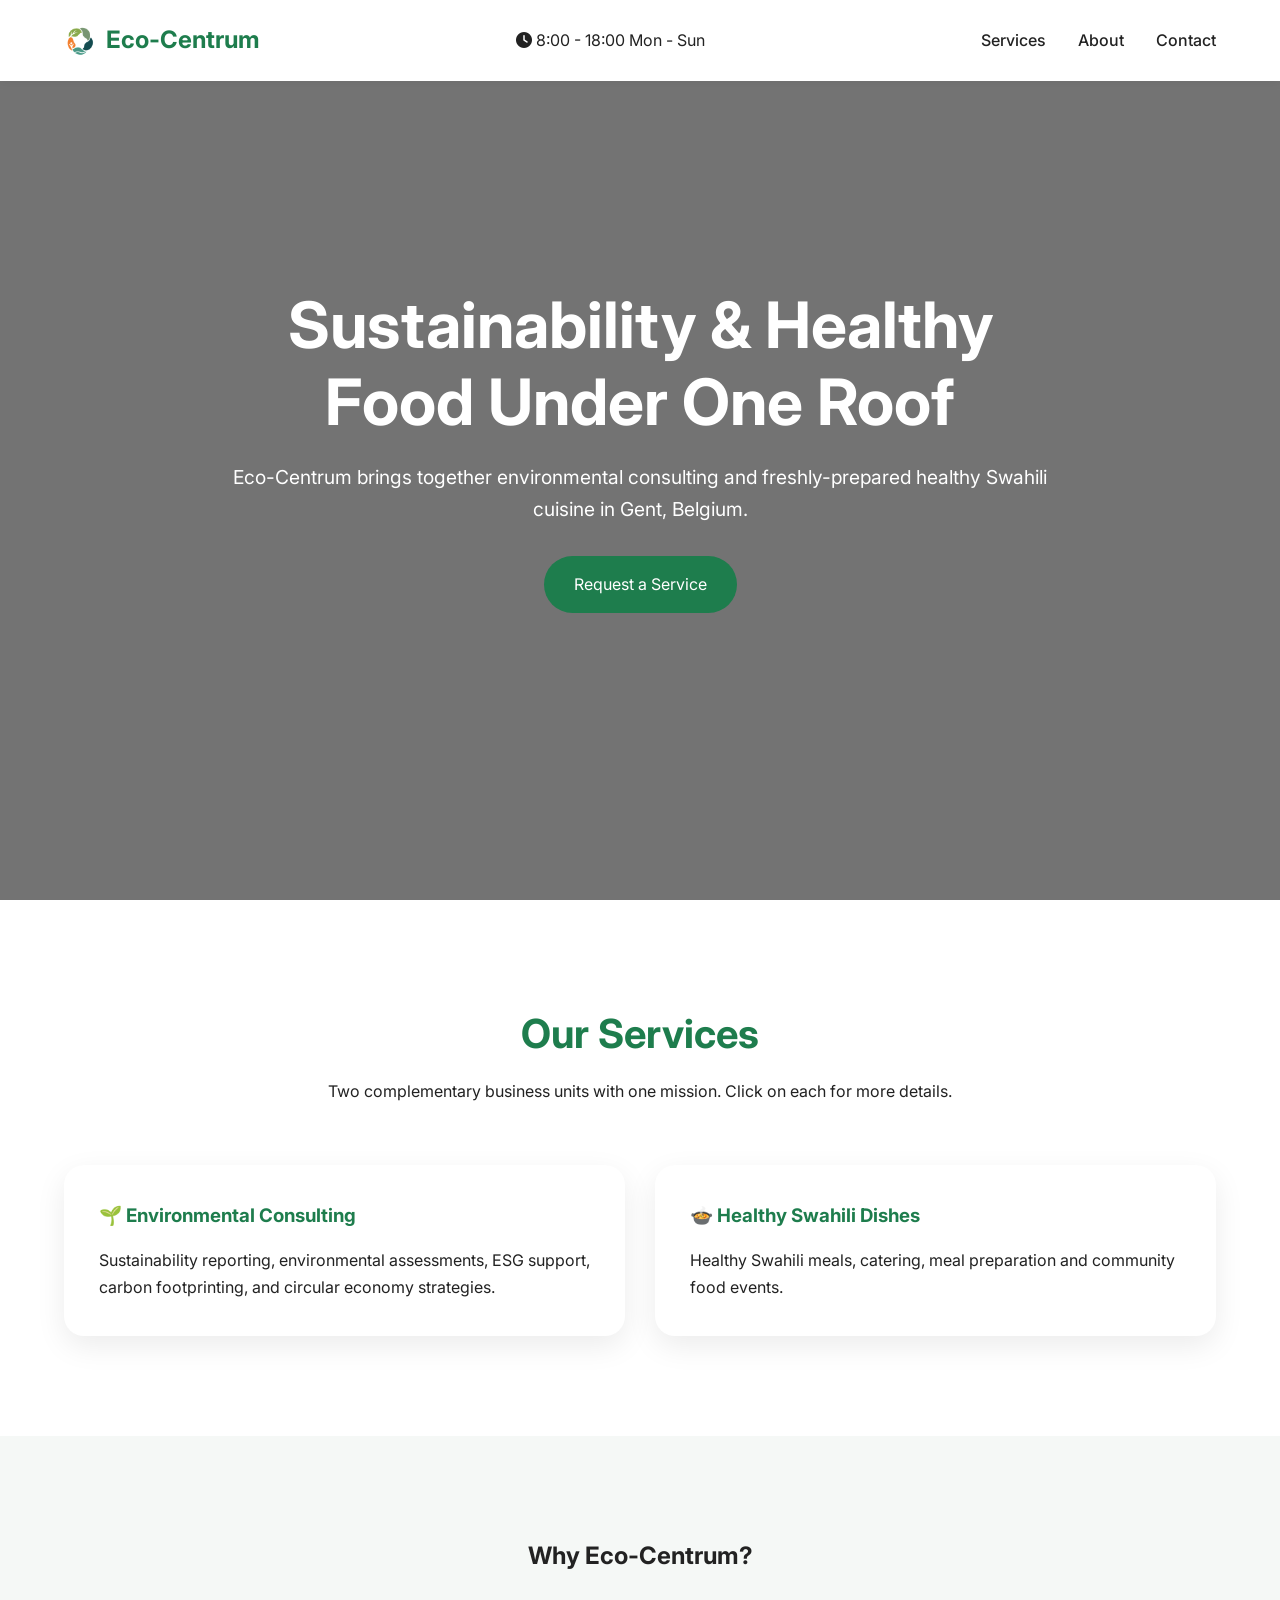
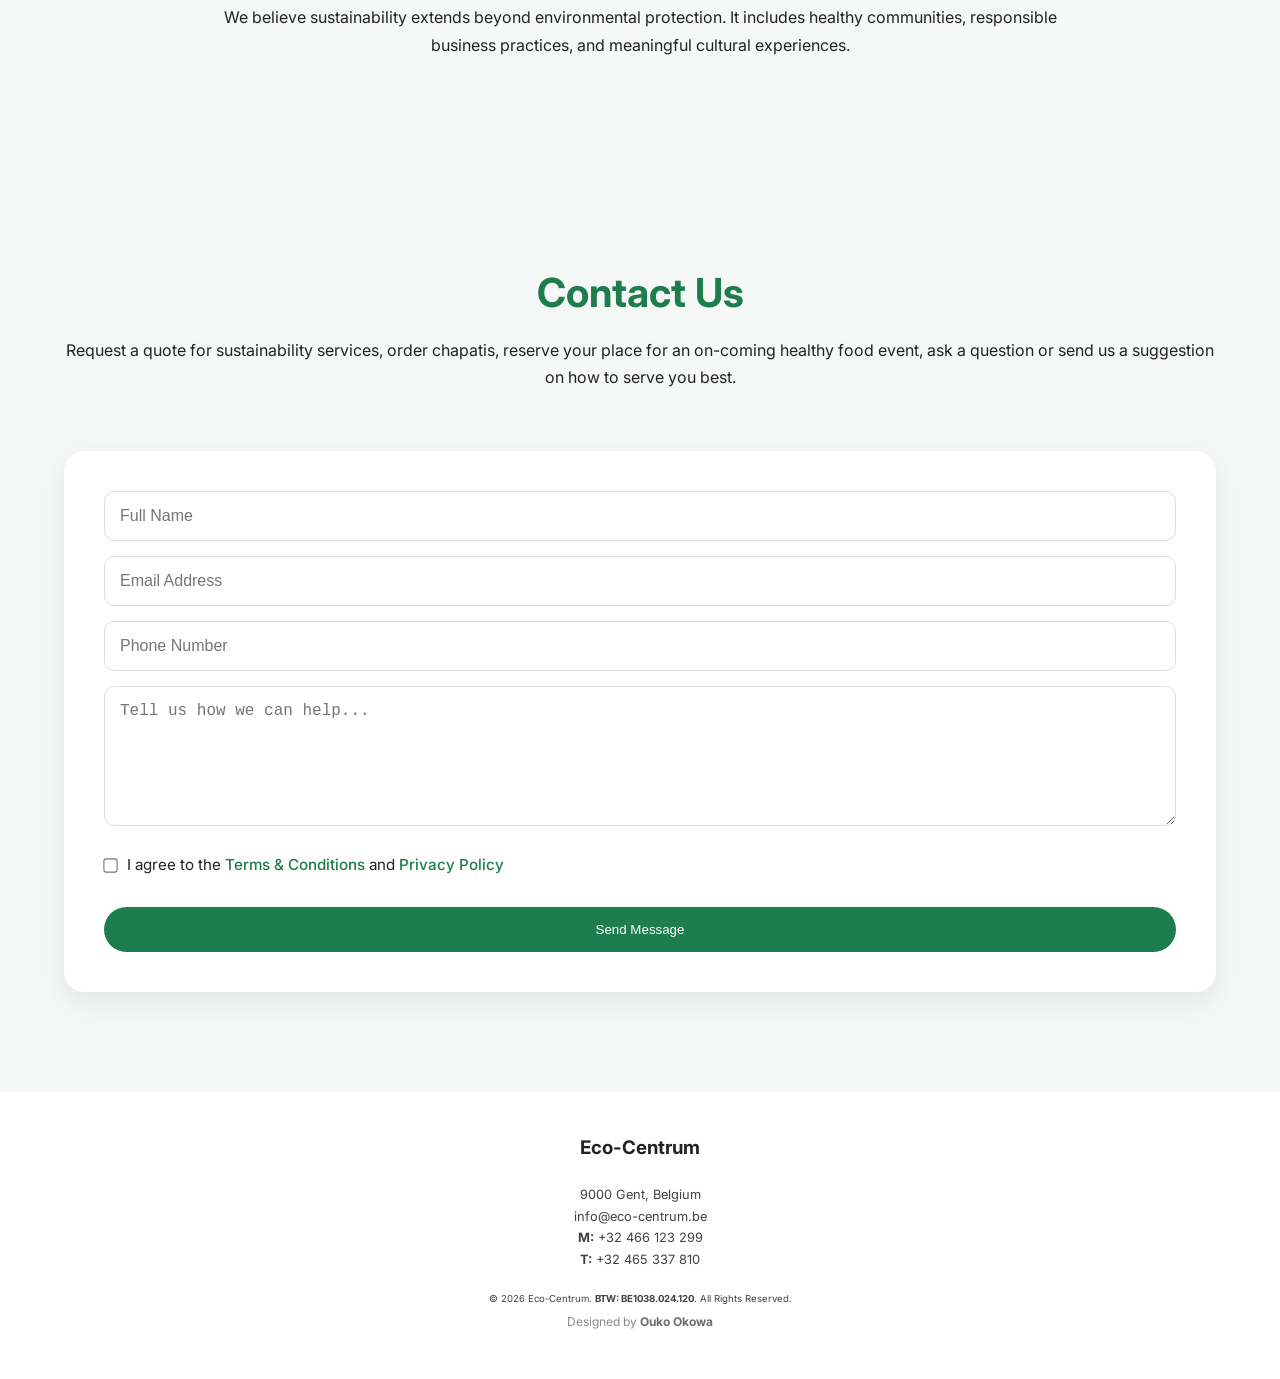
<file: index.html>
<!DOCTYPE html>

<html lang="en">
<head>
<meta charset="UTF-8">
<meta name="viewport" content="width=device-width, initial-scale=1.0">

<title>Eco-Centrum | Sustainability & Healthy Food</title>

<link rel="preconnect" href="https://fonts.googleapis.com">
<link rel="preconnect" href="https://fonts.gstatic.com" crossorigin>
<link rel="icon" type="image/png" href="favicon.png">

<link rel="stylesheet" href="https://cdnjs.cloudflare.com/ajax/libs/font-awesome/6.5.0/css/all.min.css">
<link href="https://fonts.googleapis.com/css2?family=Inter:wght@300;400;500;600;700;800&display=swap" rel="stylesheet">

<link rel="stylesheet" href="css/style.css">

</head>

<body>

<header>
    <div class="container">
        <nav>
            <!-- Changed to an anchor link for better web accessibility -->
            <a href="#" class="logo">
                <!-- Icon placed FIRST -->
                <img src="favicon.png" alt="Eco Logo" class="logo-icon">
                <!-- Text placed SECOND -->
                <span class="logo-text">Eco-Centrum</span>
            </a>

            <p>
            <i class="fa-solid fa-clock"></i> 8:00 - 18:00 Mon - Sun
            </p>

            <ul class="nav-links">
                <li><a href="#services">Services</a></li>
                <li><a href="#about">About</a></li>
                <li><a href="#contact">Contact</a></li>
            </ul>
        </nav>
    </div>
</header>

<section class="hero hero-home">

<div class="container hero-content">

    <h1>
        Sustainability & Healthy Food Under One Roof
    </h1>

    <p>
        Eco-Centrum brings together environmental consulting and freshly-prepared healthy Swahili cuisine in Gent, Belgium.
    </p>

    <a href="#contact" class="btn">
        Request a Service
    </a>

</div>

</section>

<section id="services">

<div class="container">

    <div class="section-title">
        <h2>Our Services</h2>
        <p>Two complementary business units with one mission. Click on each for more details.</p>
    </div>

    <div class="services-grid">

        <a href="sustainability.html" class="card-link">
            <div class="card">
                <h3>🌱 Environmental Consulting</h3>
                <p>
                    Sustainability reporting, environmental
                    assessments, ESG support, carbon footprinting,
                    and circular economy strategies.
                </p>
            </div>
        </a>

        <a href="swahili.html" class="card-link">
            <div class="card">
                <h3>🍲 Healthy Swahili Dishes</h3>
                <p>
                    Healthy Swahili meals, catering,
                    meal preparation and community food events.
                </p>
            </div>
        </a>        
    </div>
</div>

</div>

</section>

<section id="about" class="about">

<div class="container">

    <div class="about-content">

        <h2>Why Eco-Centrum?</h2>

        <br>

        <p>
            We believe sustainability extends beyond environmental
            protection. It includes healthy communities, responsible business practices, and meaningful cultural experiences.
        </p>

    </div>

</div>

</section>

<section id="contact" class="contact-section">

<div class="container">

    <div class="section-title">
        <h2>Contact Us</h2>
        <p>
            Request a quote for sustainability services, order chapatis, reserve your place for an on-coming healthy food event, ask a question or send us a suggestion on how to serve you best.
        </p>
    </div>

        <form
            class="contact-form"
            action="https://formspree.io/f/mlgvylyp"
            method="POST"
        >

            <input
                type="text"
                name="name"
                placeholder="Full Name"
                required
            >

            <input
                type="email"
                name="email"
                placeholder="Email Address"
                required
            >

            <input
                type="tel"
                name="phone"
                placeholder="Phone Number"
            >

            <textarea
                name="message"
                rows="6"
                placeholder="Tell us how we can help..."
                required
            ></textarea>

            <input
                type="hidden"
                name="_subject"
                value="New Service Inquiry - Eco-Centrum"
            >

            <div class="terms-checkbox">
                <label class="checkbox-line">
                    <input type="checkbox" name="consent" required>

                    <span>
                        I agree to the
                        <a href="terms.html" target="_blank">Terms & Conditions</a>
                        and
                        <a href="privacy.html" target="_blank">Privacy Policy</a>
                    </span>
                </label>
            </div>

            <button type="submit" class="btn">
                Send Message
            </button>
           
            <p class="form-message"></p>

        </form>

    </div>

</div>

</section>

<footer id="contact">

    <h3>Eco-Centrum</h3>

    <div class="footer-info" style="font-size:0.8rem;">
        <p>9000 Gent, Belgium</p>
        <p>info@eco-centrum.be</p>
        <p><strong>M:</strong> +32 466 123 299</p>
        <p><strong>T:</strong> +32 465 337 810</p>

    </div>

    <p style="margin-top:20px; font-size:0.6rem;">
        © 2026 Eco-Centrum. <strong>BTW: BE1038.024.120</strong>. All Rights Reserved.
    </p>

    <p class="designer-credit">Designed by <a href="https://github.com/oukookowa">Ouko Okowa</a></p>

</footer>

<script src="js/main.js"></script>

</body>
</html>
</file>
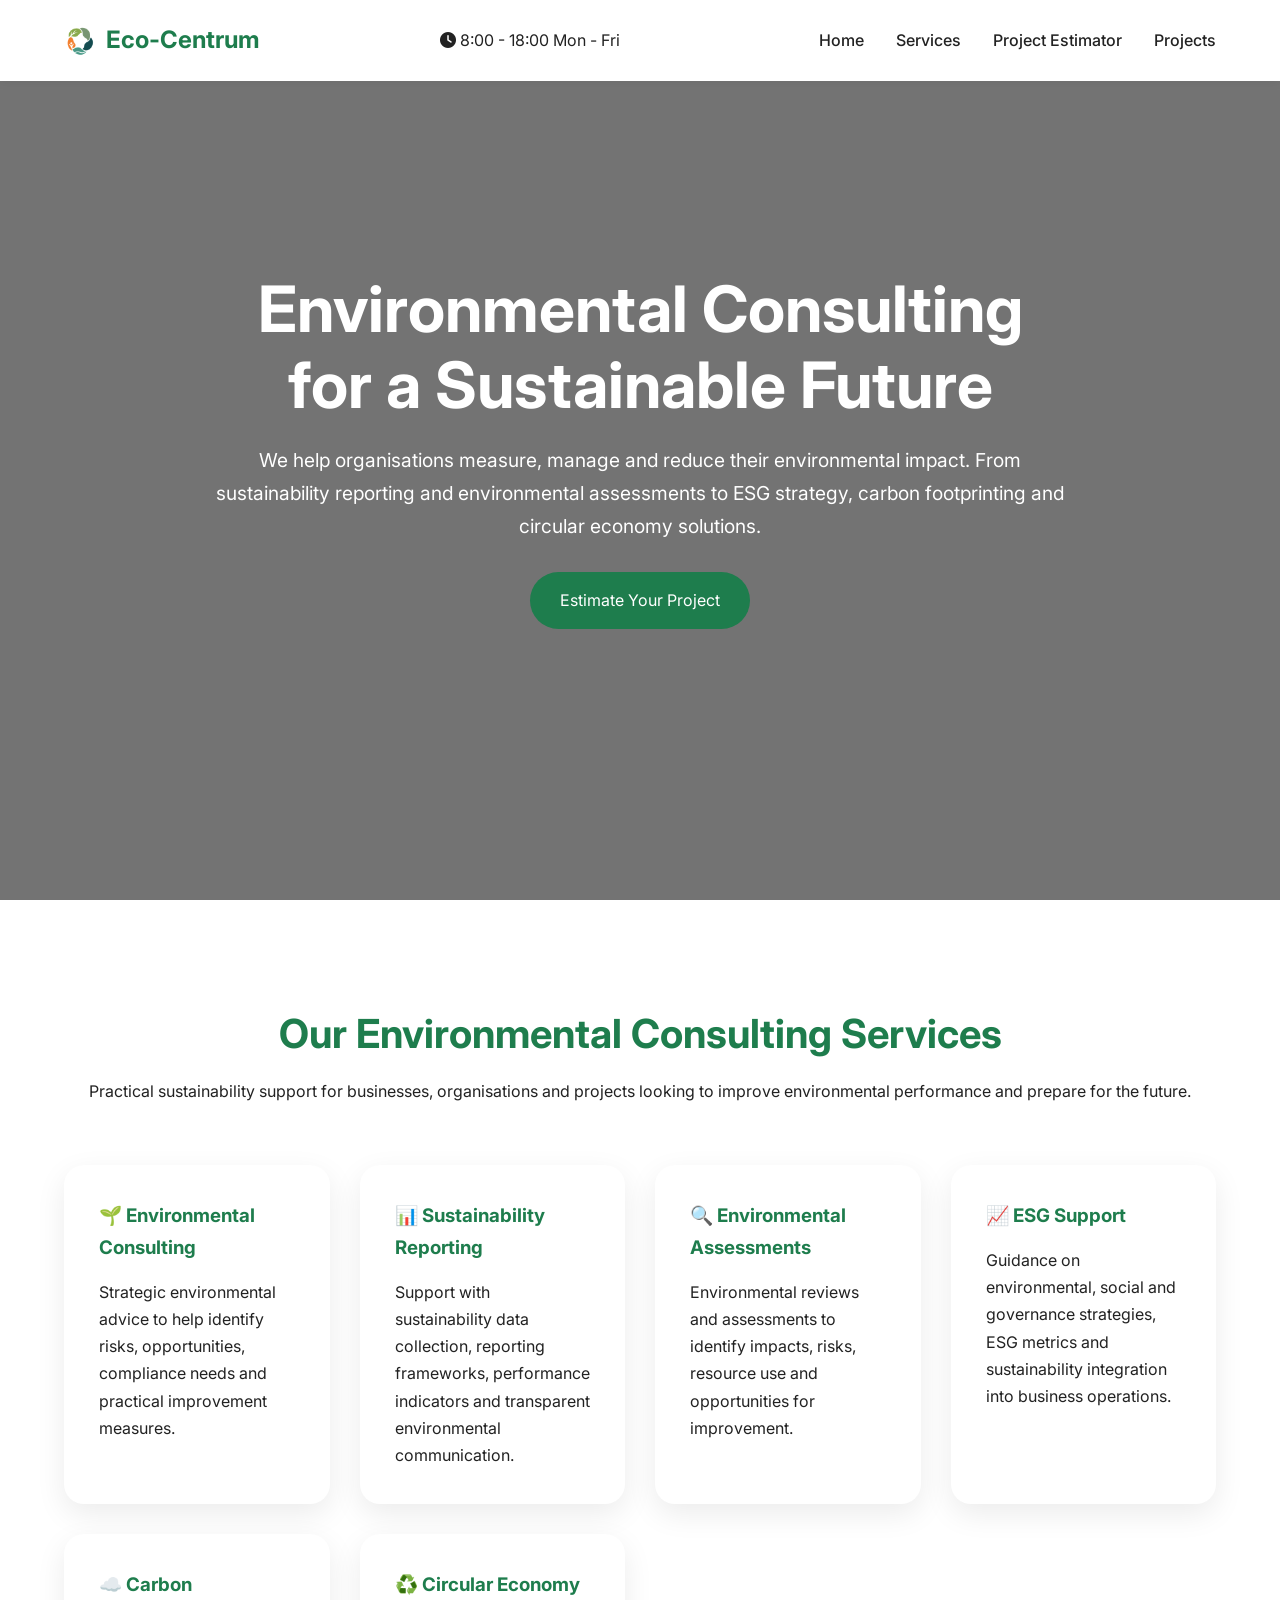
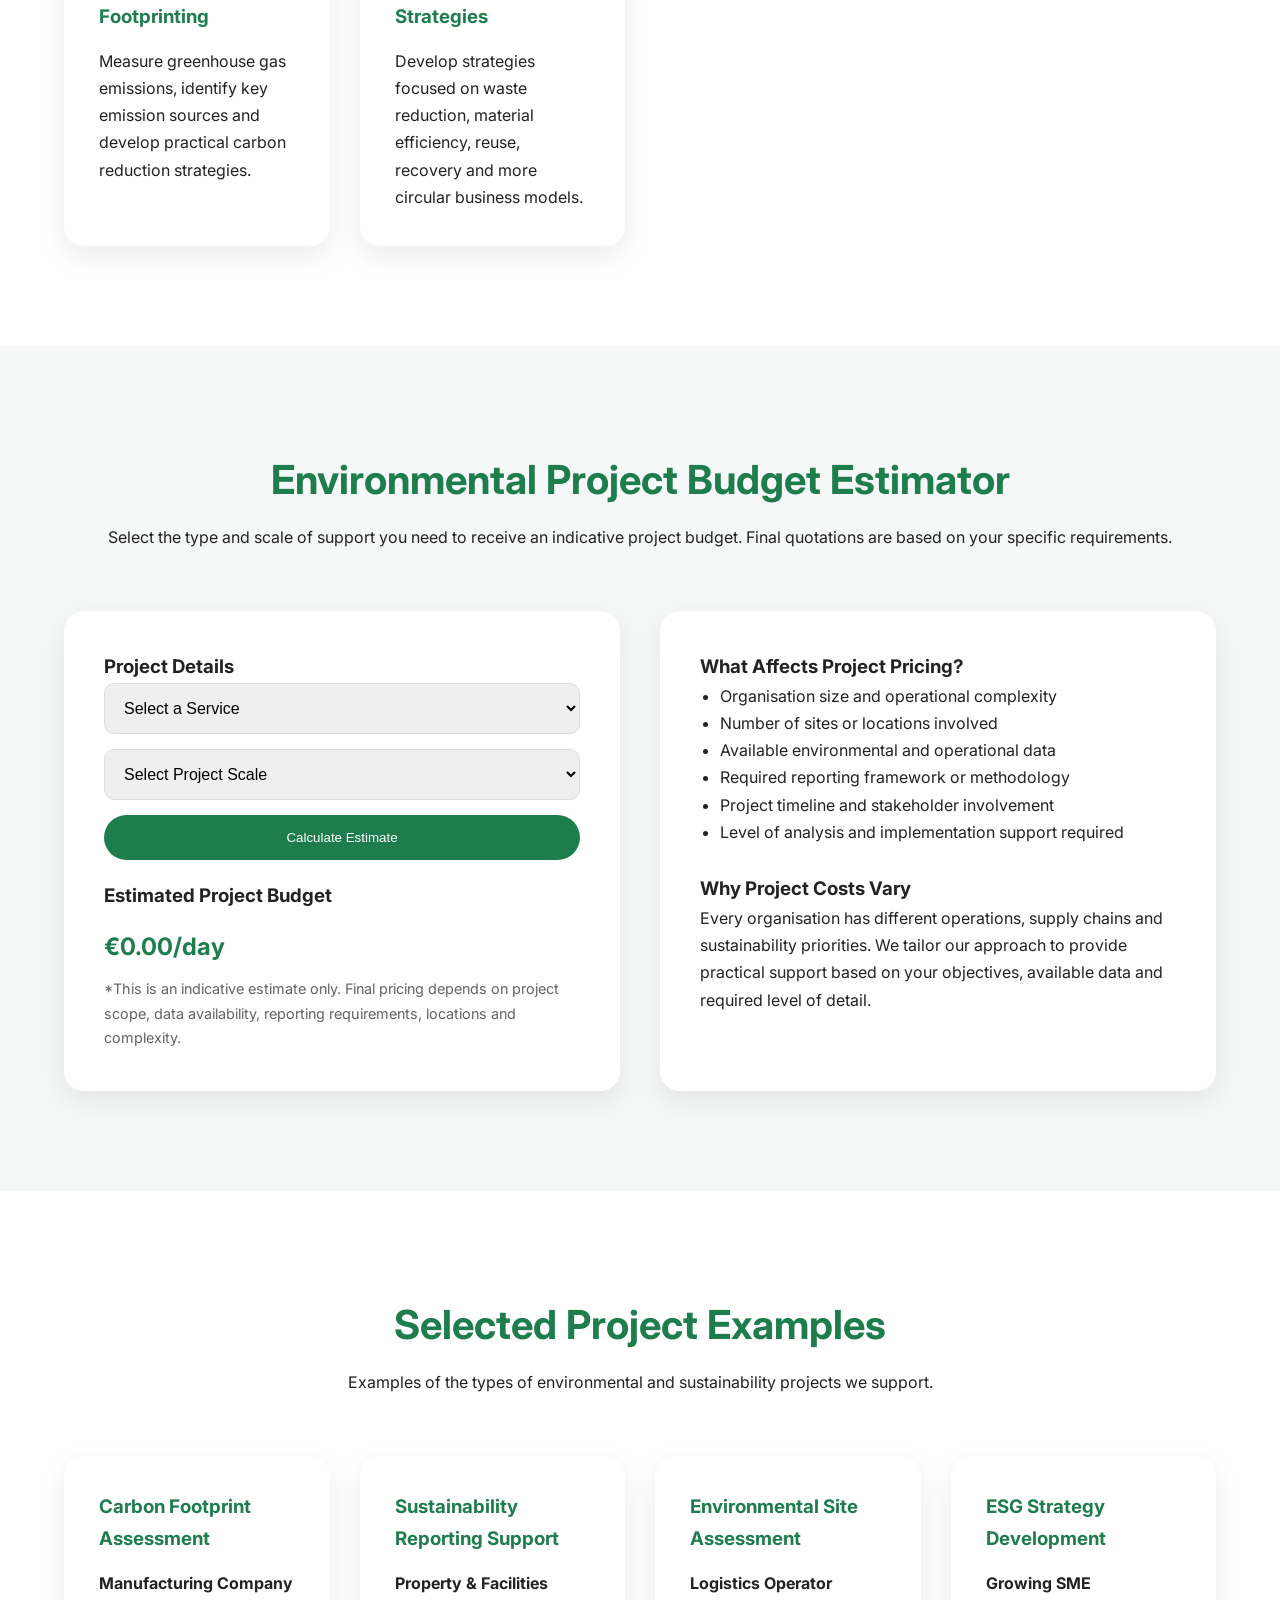
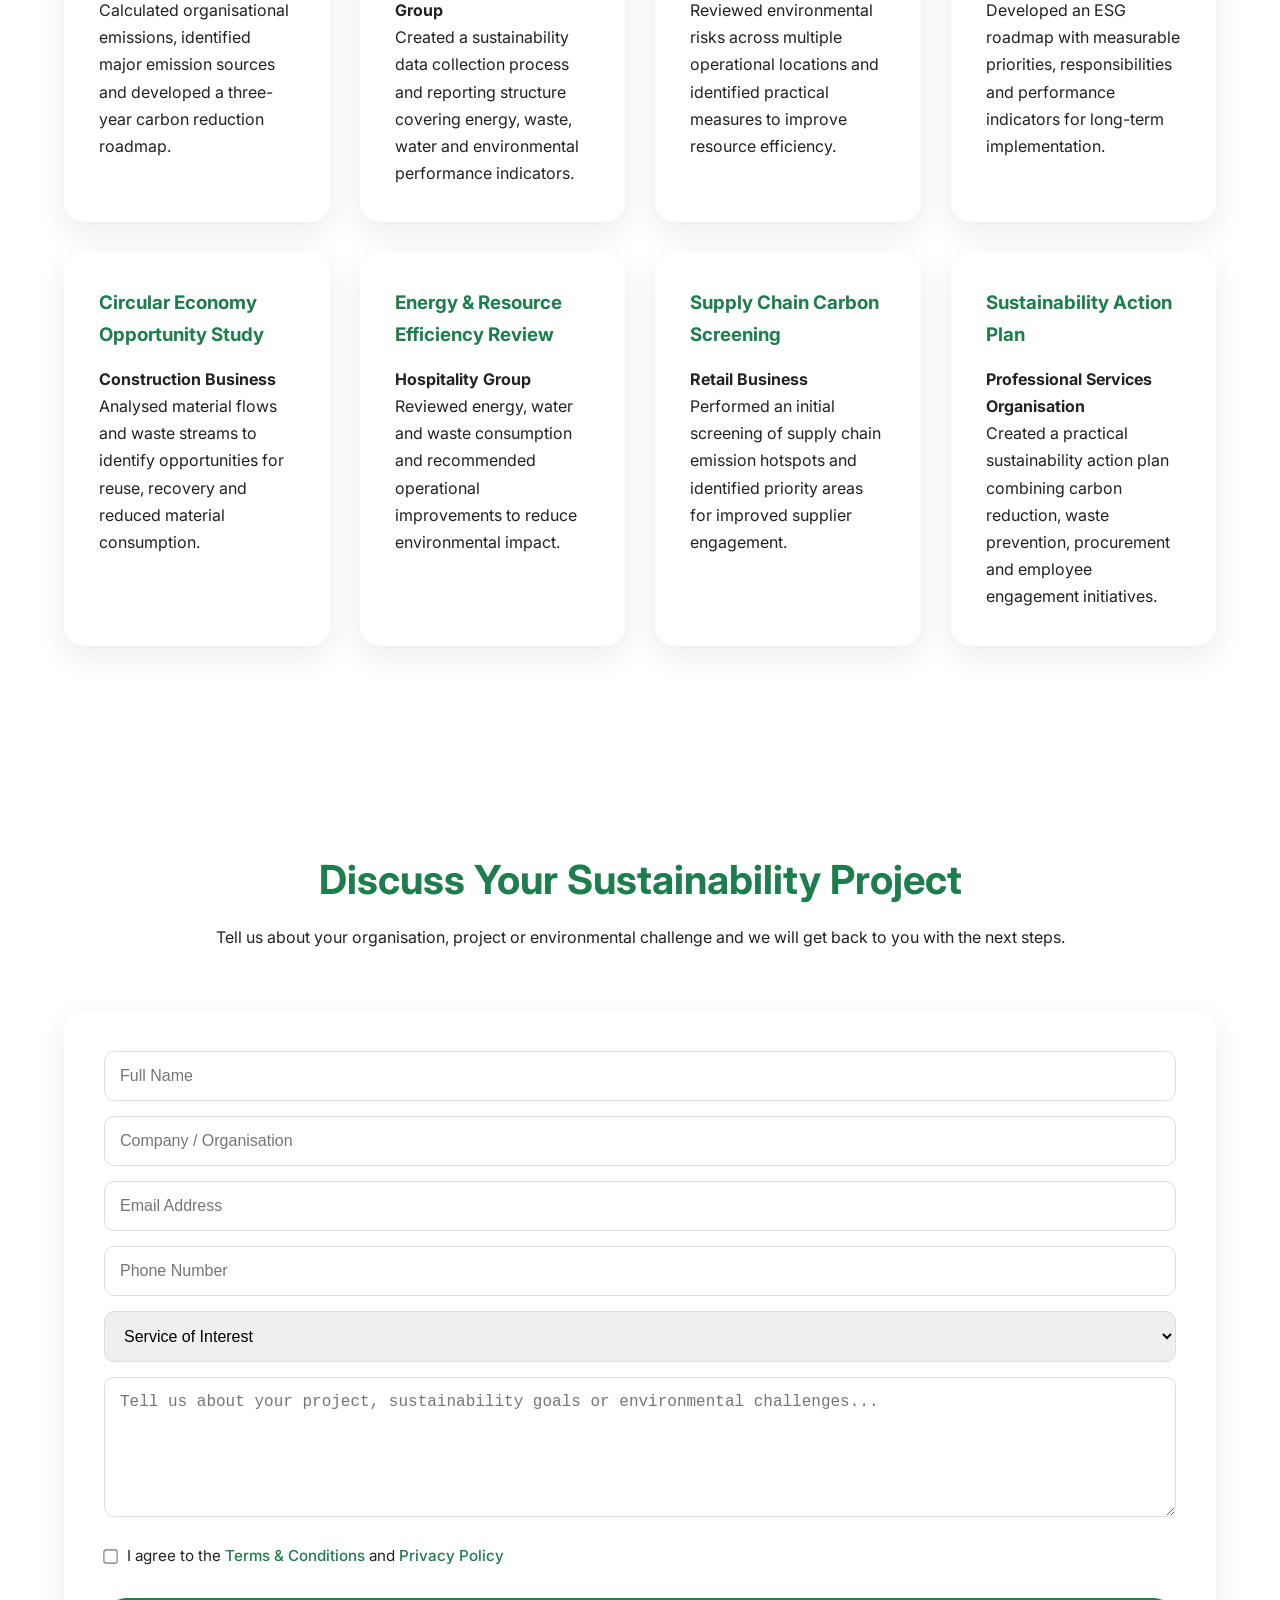
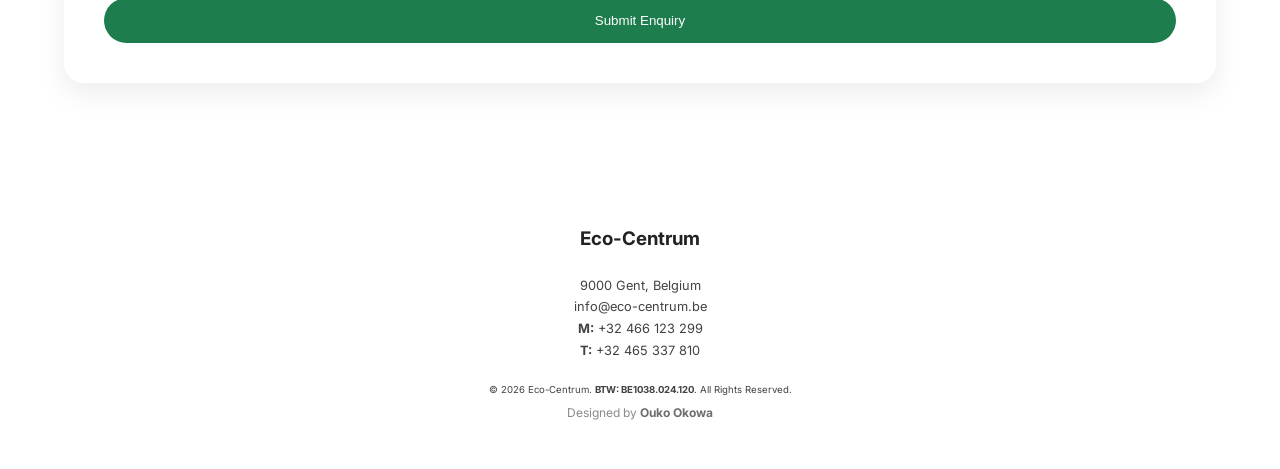
<file: sustainability.html>
<!DOCTYPE html>
<html lang="en">
<head>

<meta charset="UTF-8">
<meta name="viewport" content="width=device-width, initial-scale=1.0">

<title>Eco-Centrum | Environmental Consulting</title>

<link rel="preconnect" href="https://fonts.googleapis.com">
<link rel="preconnect" href="https://fonts.gstatic.com" crossorigin>
<link rel="icon" type="image/png" href="favicon.png">

<link rel="stylesheet" href="https://cdnjs.cloudflare.com/ajax/libs/font-awesome/6.5.0/css/all.min.css">
<link href="https://fonts.googleapis.com/css2?family=Inter:wght@300;400;500;600;700;800&display=swap" rel="stylesheet">

<link rel="stylesheet" href="css/style.css">

</head>

<body>

<header>
<div class="container">
<nav>

<a href="index.html" class="logo">
    <img src="favicon.png" class="logo-icon">
    <span>Eco-Centrum</span>
</a>

<p>
<i class="fa-solid fa-clock"></i> 8:00 - 18:00 Mon - Fri
</p>

<ul class="nav-links">
    <li><a href="index.html">Home</a></li>
    <li><a href="#services">Services</a></li>
    <li><a href="#estimate">Project Estimator</a></li>
    <li><a href="#projects">Projects</a></li>
</ul>

</nav>
</div>
</header>

<!-- HERO -->
<section class="hero hero-cleaning">

<div class="container hero-content">

<h1>Environmental Consulting for a Sustainable Future</h1>

<p>
We help organisations measure, manage and reduce their environmental impact.
From sustainability reporting and environmental assessments to ESG strategy,
carbon footprinting and circular economy solutions.
</p>

<a href="#estimate" class="btn">Estimate Your Project</a>

</div>

</section>

<!-- SERVICES -->
<section id="services">

<div class="container">

<div class="section-title">
<h2>Our Environmental Consulting Services</h2>
<p>
Practical sustainability support for businesses, organisations and projects
looking to improve environmental performance and prepare for the future.
</p>
</div>

<div class="services-grid">

<div class="card">
<h3>🌱 Environmental Consulting</h3>
<p>
Strategic environmental advice to help identify risks, opportunities,
compliance needs and practical improvement measures.
</p>
</div>

<div class="card">
<h3>📊 Sustainability Reporting</h3>
<p>
Support with sustainability data collection, reporting frameworks,
performance indicators and transparent environmental communication.
</p>
</div>

<div class="card">
<h3>🔍 Environmental Assessments</h3>
<p>
Environmental reviews and assessments to identify impacts, risks,
resource use and opportunities for improvement.
</p>
</div>

<div class="card">
<h3>📈 ESG Support</h3>
<p>
Guidance on environmental, social and governance strategies,
ESG metrics and sustainability integration into business operations.
</p>
</div>

<div class="card">
<h3>☁️ Carbon Footprinting</h3>
<p>
Measure greenhouse gas emissions, identify key emission sources
and develop practical carbon reduction strategies.
</p>
</div>

<div class="card">
<h3>♻️ Circular Economy Strategies</h3>
<p>
Develop strategies focused on waste reduction, material efficiency,
reuse, recovery and more circular business models.
</p>
</div>

</div>

</div>

</section>

<!-- ESTIMATOR -->
<section id="estimate" style="background:#F5F8F6;">

<div class="container">

<div class="section-title">
<h2>Environmental Project Budget Estimator</h2>
<p>
Select the type and scale of support you need to receive an indicative
project budget. Final quotations are based on your specific requirements.
</p>
</div>

<div class="contact-wrapper">

<!-- FORM -->
<div class="contact-form">

<h3>Project Details</h3>

<select id="serviceType">
    <option value="">Select a Service</option>
    <option value="consulting">Environmental Consulting</option>
    <option value="reporting">Sustainability Reporting</option>
    <option value="assessment">Environmental Assessment</option>
    <option value="esg">ESG Support</option>
    <option value="carbon">Carbon Footprinting</option>
    <option value="circular">Circular Economy Strategy</option>
</select>

<select id="projectSize">
    <option value="">Select Project Scale</option>
    <option value="small">Small Project / Organisation</option>
    <option value="medium">Medium Organisation</option>
    <option value="large">Large Organisation / Complex Project</option>
</select>

<button class="btn" onclick="calculateEstimate()">
Calculate Estimate
</button>

<h3 style="margin-top:20px;">Estimated Project Budget</h3>

<div id="result" style="font-size:1.5rem;color:#1E7D4D;font-weight:700;">
€0.00/day
</div>

<p style="font-size:0.9rem;opacity:0.7;margin-top:10px;">
*This is an indicative estimate only. Final pricing depends on project scope,
data availability, reporting requirements, locations and complexity.
</p>

</div>

<!-- SUMMARY -->
<div class="quote-info">

<h3>What Affects Project Pricing?</h3>

<ul>
<li>Organisation size and operational complexity</li>
<li>Number of sites or locations involved</li>
<li>Available environmental and operational data</li>
<li>Required reporting framework or methodology</li>
<li>Project timeline and stakeholder involvement</li>
<li>Level of analysis and implementation support required</li>
</ul>

<br>

<h3>Why Project Costs Vary</h3>

<p>
Every organisation has different operations, supply chains and sustainability
priorities. We tailor our approach to provide practical support based on your
objectives, available data and required level of detail.
</p>

</div>

</div>

</div>

</section>

<!-- PROJECTS -->
<section id="projects">

<div class="container">

<div class="section-title">
<h2>Selected Project Examples</h2>
<p>
Examples of the types of environmental and sustainability projects we support.
</p>
</div>

<div class="services-grid">

<div class="card">
<h3>Carbon Footprint Assessment</h3>
<p>
<strong>Manufacturing Company</strong></p>
<p>
Calculated organisational emissions, identified major emission sources
and developed a three-year carbon reduction roadmap.
</p>
</div>

<div class="card">
<h3>Sustainability Reporting Support</h3>
<p>
<strong>Property & Facilities Group</strong></p>
<p>
Created a sustainability data collection process and reporting structure
covering energy, waste, water and environmental performance indicators.
</p>
</div>

<div class="card">
<h3>Environmental Site Assessment</h3>
<p>
<strong>Logistics Operator</strong></p>
<p>
Reviewed environmental risks across multiple operational locations and
identified practical measures to improve resource efficiency.
</p>
</div>

<div class="card">
<h3>ESG Strategy Development</h3>
<p>
<strong>Growing SME</strong></p>
<p>
Developed an ESG roadmap with measurable priorities, responsibilities
and performance indicators for long-term implementation.
</p>
</div>

<div class="card">
<h3>Circular Economy Opportunity Study</h3>
<p>
<strong>Construction Business</strong></p>
<p>
Analysed material flows and waste streams to identify opportunities
for reuse, recovery and reduced material consumption.
</p>
</div>

<div class="card">
<h3>Energy & Resource Efficiency Review</h3>
<p>
<strong>Hospitality Group</strong></p>
<p>
Reviewed energy, water and waste consumption and recommended
operational improvements to reduce environmental impact.
</p>
</div>

<div class="card">
<h3>Supply Chain Carbon Screening</h3>
<p>
<strong>Retail Business</strong></p>
<p>
Performed an initial screening of supply chain emission hotspots and
identified priority areas for improved supplier engagement.
</p>
</div>

<div class="card">
<h3>Sustainability Action Plan</h3>
<p>
<strong>Professional Services Organisation</strong></p>
<p>
Created a practical sustainability action plan combining carbon reduction,
waste prevention, procurement and employee engagement initiatives.
</p>
</div>

</div>

</div>

</section>

<!-- CONTACT CTA -->
<section>

<div class="container">

<div class="section-title">
<h2>Discuss Your Sustainability Project</h2>
<p>
Tell us about your organisation, project or environmental challenge
and we will get back to you with the next steps.
</p>
</div>

<form class="contact-form" action="https://formspree.io/f/mlgvylyp" method="POST">

<input type="text" name="name" placeholder="Full Name" required>

<input type="text" name="company" placeholder="Company / Organisation">

<input type="email" name="email" placeholder="Email Address" required>

<input type="tel" name="phone" placeholder="Phone Number">

<select name="service">
    <option value="">Service of Interest</option>
    <option value="Environmental Consulting">Environmental Consulting</option>
    <option value="Sustainability Reporting">Sustainability Reporting</option>
    <option value="Environmental Assessment">Environmental Assessment</option>
    <option value="ESG Support">ESG Support</option>
    <option value="Carbon Footprinting">Carbon Footprinting</option>
    <option value="Circular Economy">Circular Economy Strategy</option>
    <option value="Other">Other / General Enquiry</option>
</select>

<textarea name="message" rows="6" placeholder="Tell us about your project, sustainability goals or environmental challenges..." required></textarea>

<input type="hidden" name="_subject" value="Environmental Consulting Enquiry">

<div class="terms-checkbox">
    <label class="checkbox-line">
        <input type="checkbox" name="consent" required>

        <span>
            I agree to the
            <a href="terms.html" target="_blank">Terms & Conditions</a>
            and
            <a href="privacy.html" target="_blank">Privacy Policy</a>
        </span>
    </label>
</div>

<button class="btn" type="submit">
Submit Enquiry
</button>

<p class="form-message"></p>

</form>

</div>

</section>

<footer id="contact">

    <h3>Eco-Centrum</h3>

    <div class="footer-info" style="font-size:0.8rem;">
        <p>9000 Gent, Belgium</p>
        <p>info@eco-centrum.be</p>
        <p><strong>M:</strong> +32 466 123 299</p>
        <p><strong>T:</strong> +32 465 337 810</p>

    </div>

    <p style="margin-top:20px; font-size:0.6rem;">
        © 2026 Eco-Centrum. <strong>BTW: BE1038.024.120</strong>. All Rights Reserved.
    </p>

    <p class="designer-credit">Designed by <a href="https://github.com/oukookowa">Ouko Okowa</a></p>

</footer>

<script src="js/main.js"></script>

</body>
</html>
</file>
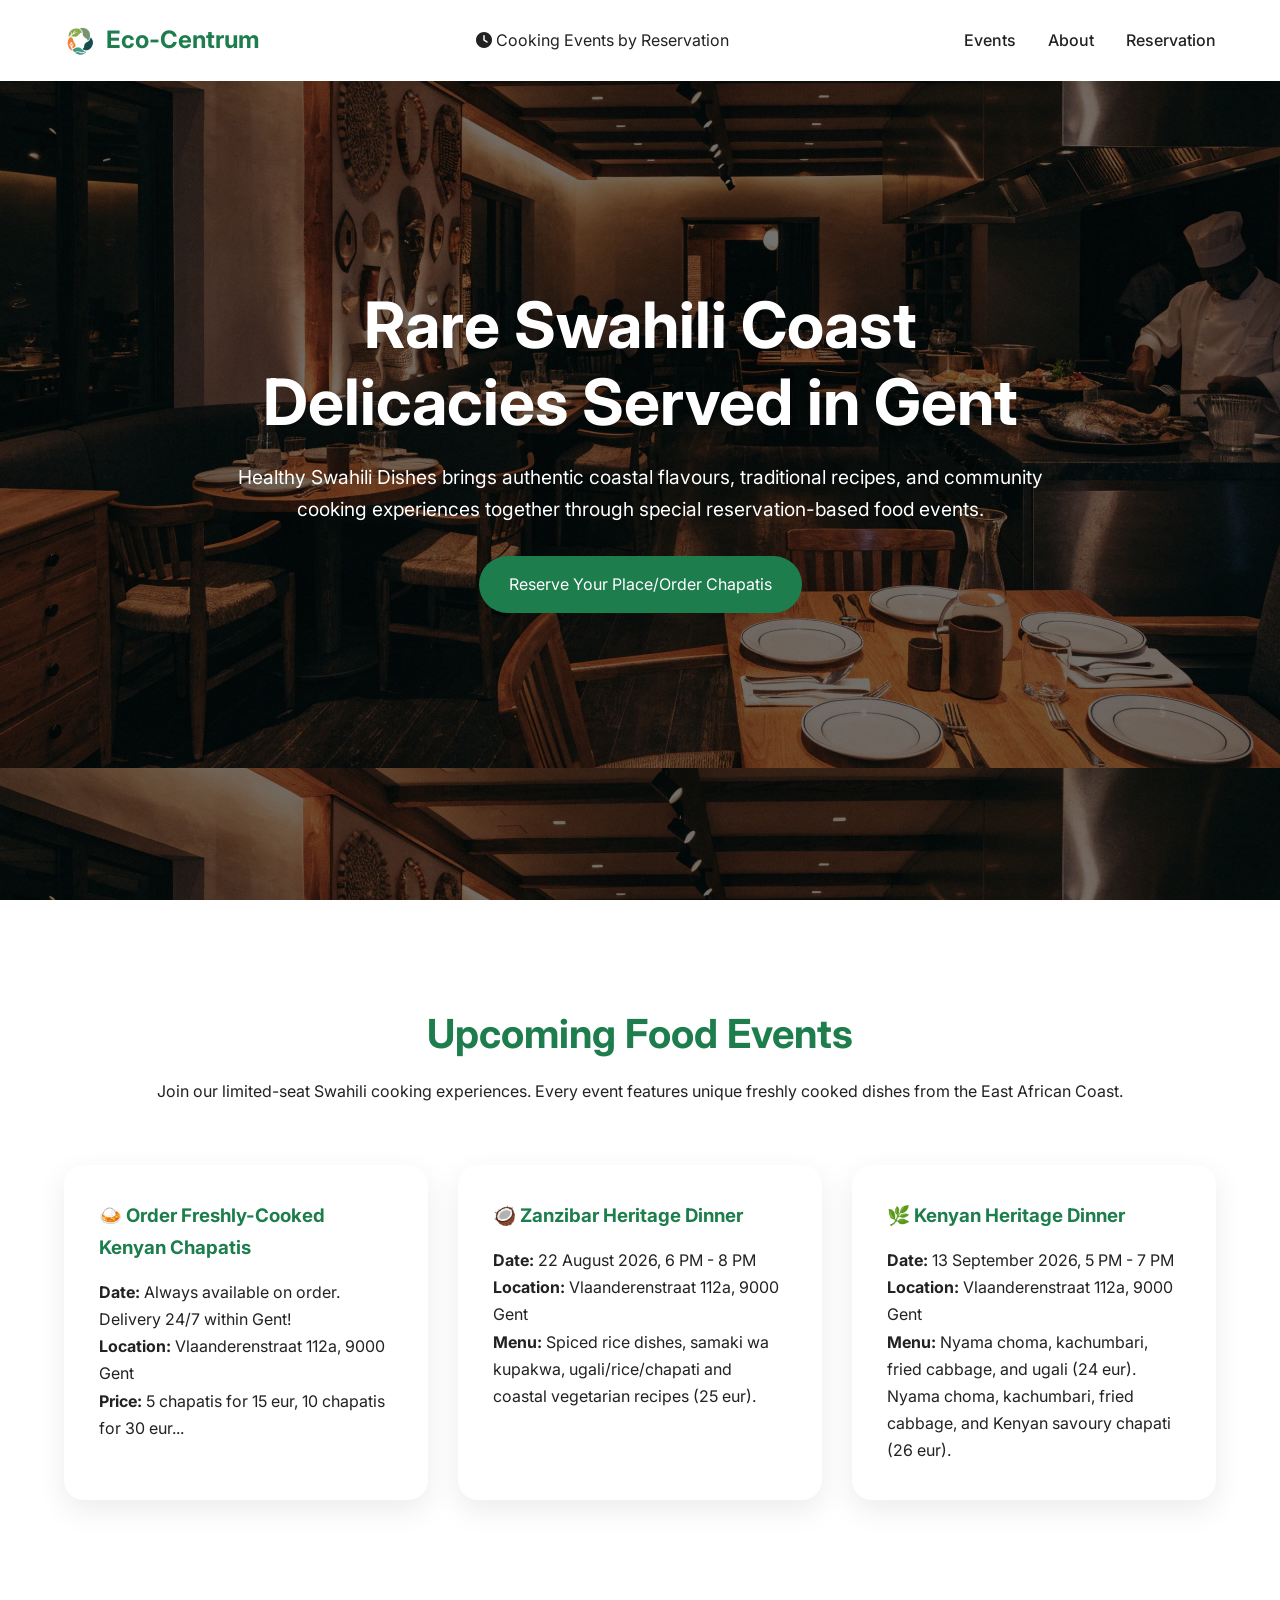
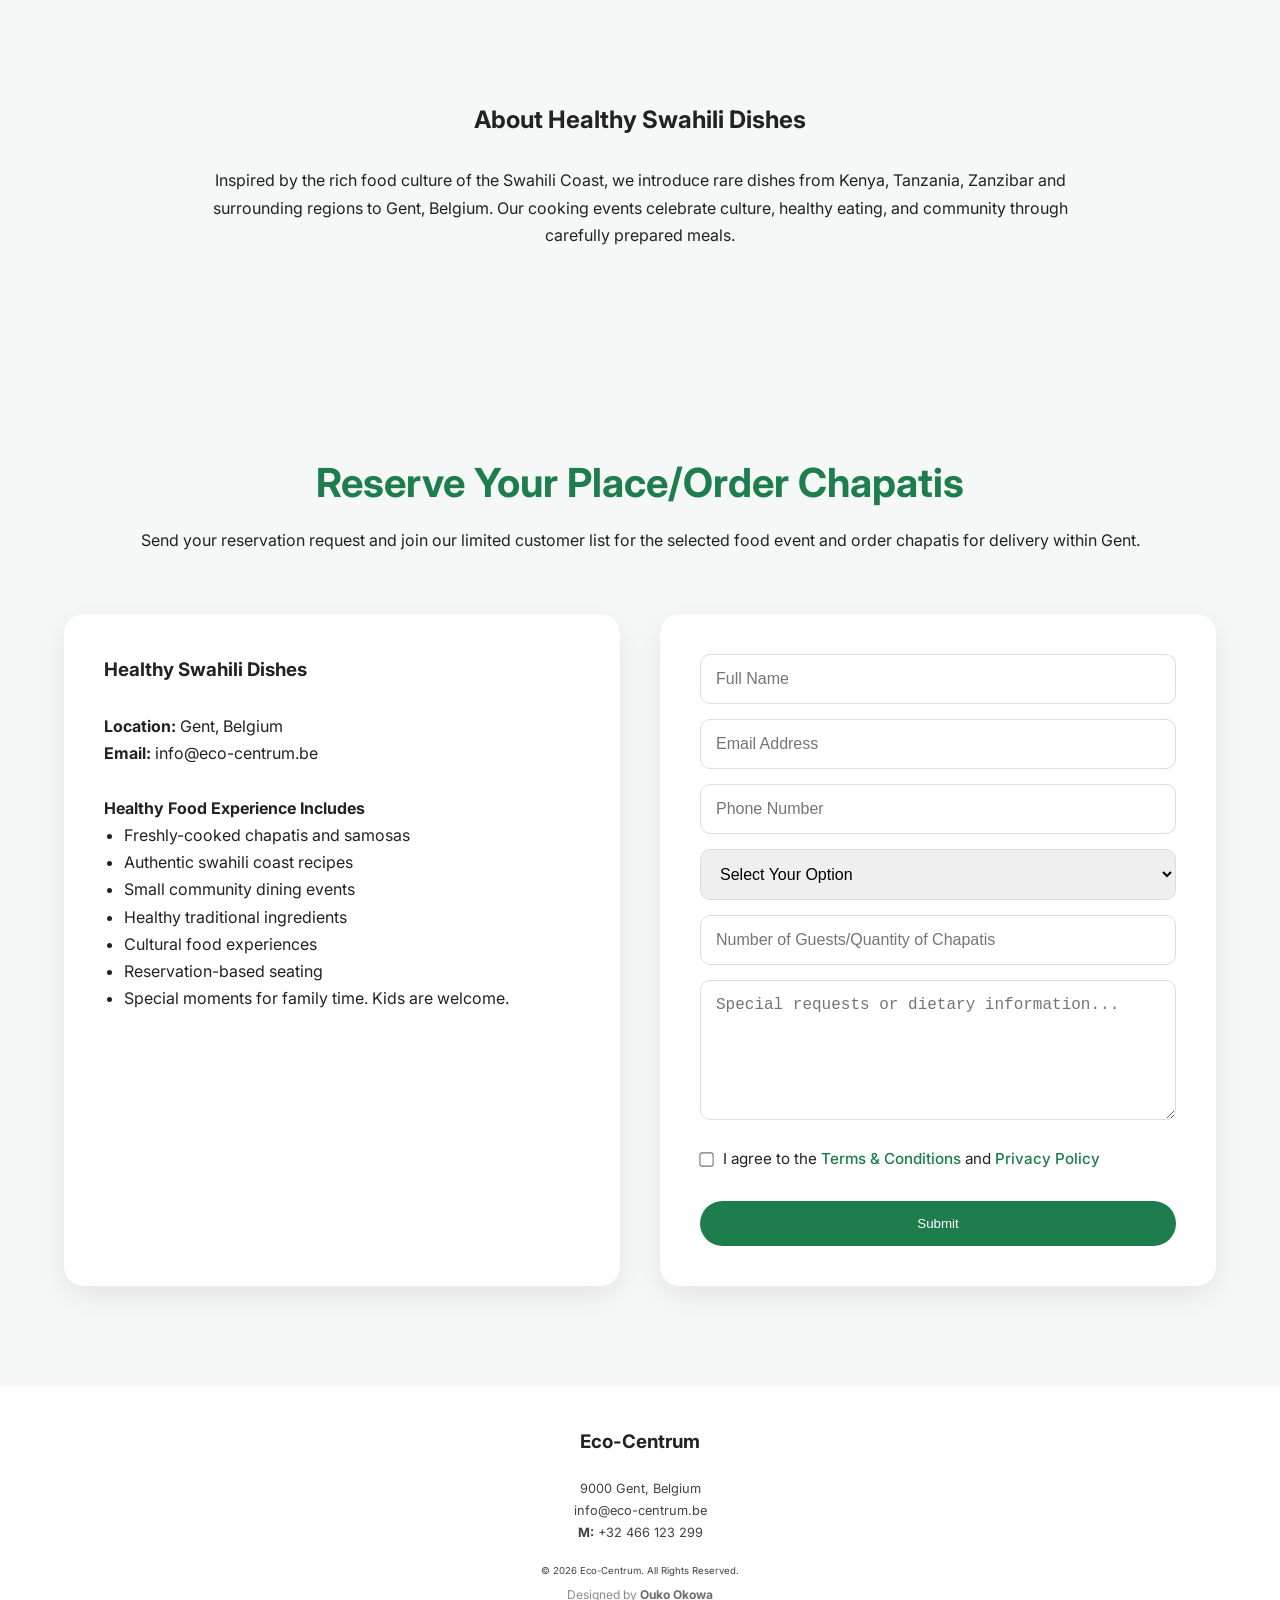
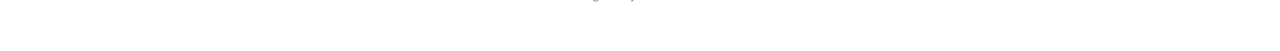
<file: swahili.html>
<!DOCTYPE html>

<html lang="en">
<head>
<meta charset="UTF-8">
<meta name="viewport" content="width=device-width, initial-scale=1.0">

<title>Healthy Swahili Dishes | Authentic Swahili Coast Cuisine in Gent</title>

<link rel="preconnect" href="https://fonts.googleapis.com">
<link rel="preconnect" href="https://fonts.gstatic.com" crossorigin>
<link rel="icon" type="image/png" href="favicon.png">

<link rel="stylesheet" href="https://cdnjs.cloudflare.com/ajax/libs/font-awesome/6.5.0/css/all.min.css">
<link href="https://fonts.googleapis.com/css2?family=Inter:wght@300;400;500;600;700;800&display=swap" rel="stylesheet">

<link rel="stylesheet" href="css/style.css">

</head>

<body>

<header>
<div class="container">

<nav>

<a href="index.html" class="logo">

<img src="favicon.png" alt="Healthy Swahili Dishes Logo" class="logo-icon">

<span class="logo-text">
Eco-Centrum
</span>

</a>


<p>
<i class="fa-solid fa-clock"></i> Cooking Events by Reservation
</p>


<ul class="nav-links">

<li><a href="#events">Events</a></li>
<li><a href="#about">About</a></li>
<li><a href="#reservation">Reservation</a></li>

</ul>


</nav>

</div>
</header>


<section class="hero hero-swahili">

<div class="container hero-content">

<h1>
Rare Swahili Coast Delicacies Served in Gent
</h1>


<p>

Healthy Swahili Dishes brings authentic coastal flavours,
traditional recipes, and community cooking experiences
together through special reservation-based food events.

</p>


<a href="#reservation" class="btn">
Reserve Your Place/Order Chapatis
</a>


</div>

</section>



<section id="events">

<div class="container">


<div class="section-title">

<h2>
Upcoming Food Events
</h2>

<p>
Join our limited-seat Swahili cooking experiences.
Every event features unique freshly cooked dishes from the East African Coast.
</p>

</div>



<div class="services-grid">


<div class="card">

<h3>
🍛 Order Freshly-Cooked Kenyan Chapatis
</h3>

<p>
<strong>Date:</strong> Always available on order. Delivery 24/7 within Gent!
</p>

<p>
<strong>Location:</strong> Vlaanderenstraat 112a, 9000 Gent
</p>

<p>
<strong>Price:</strong> 5 chapatis for 15 eur, 10 chapatis for 30 eur...
</p>

</div>



<div class="card">

<h3>
🥥 Zanzibar Heritage Dinner
</h3>

<p>
<strong>Date:</strong> 22 August 2026, 6 PM - 8 PM
</p>

<p>
<strong>Location:</strong> Vlaanderenstraat 112a, 9000 Gent
</p>

<p>
<strong>Menu:</strong>
Spiced rice dishes, samaki wa kupakwa, ugali/rice/chapati
and coastal vegetarian recipes (25 eur).
</p>

</div>



<div class="card">

<h3>
🌿 Kenyan Heritage Dinner
</h3>

<p>
<strong>Date:</strong> 13 September 2026, 5 PM - 7 PM
</p>

<p>
<strong>Location:</strong> Vlaanderenstraat 112a, 9000 Gent
</p>

<p>
<strong>Menu:</strong>
Nyama choma, kachumbari, fried cabbage, and ugali (24 eur).
Nyama choma, kachumbari, fried cabbage, and Kenyan savoury chapati (26 eur).
</p>

</div>


</div>


</div>

</section>




<section id="about" class="about">

<div class="container">


<div class="about-content">


<h2>
About Healthy Swahili Dishes
</h2>


<br>


<p>

Inspired by the rich food culture of the Swahili Coast,
we introduce rare dishes from Kenya, Tanzania,
Zanzibar and surrounding regions to Gent, Belgium.

Our cooking events celebrate culture, healthy eating,
and community through carefully prepared meals.

</p>


</div>


</div>

</section>




<section id="reservation" class="contact-section">


<div class="container">


<div class="section-title">

<h2>
Reserve Your Place/Order Chapatis
</h2>


<p>
Send your reservation request and join our limited customer list
for the selected food event and order chapatis for delivery within Gent.
</p>


</div>




<div class="contact-wrapper">



<div class="contact-info">


<h3>
Healthy Swahili Dishes
</h3>


<br>


<p>
<strong>Location:</strong> Gent, Belgium
</p>


<p>
<strong>Email:</strong>
info@eco-centrum.be
</p>


<br>


<h4>
Healthy Food Experience Includes
</h4>


<ul>

<li>Freshly-cooked chapatis and samosas</li>

<li>Authentic swahili coast recipes</li>

<li>Small community dining events</li>

<li>Healthy traditional ingredients</li>

<li>Cultural food experiences</li>

<li>Reservation-based seating</li>

<li>Special moments for family time. Kids are welcome.</li>


</ul>


</div>





<form
class="contact-form"
action="https://formspree.io/f/mlgvylyp"
method="POST"
>


<input
type="text"
name="name"
placeholder="Full Name"
required
>


<input
type="email"
name="email"
placeholder="Email Address"
required
>


<input
type="tel"
name="phone"
placeholder="Phone Number"
>


<select name="selected option" required>


<option value="">
Select Your Option
</option>


<option>
Order Freshly-Cooked Kenyan Chapatis - 24/7
</option>


<option>
Zanzibar Heritage Dinner - 22 August 2026
</option>


<option>
Kenyan Heritage Dinner - 13 September 2026
</option>


</select>



<input
type="number"
name="guests/chapatis"
placeholder="Number of Guests/Quantity of Chapatis"
min="1"
required
>



<textarea
name="message"
rows="6"
placeholder="Special requests or dietary information..."
></textarea>




<input
type="hidden"
name="_subject"
value="New Healthy Swahili Dishes Reservation"
/>



<div class="terms-checkbox">


<label class="checkbox-line">


<input 
type="checkbox"
name="consent"
required
>


<span>

I agree to the
<a href="terms.html" target="_blank">
Terms & Conditions
</a>

and

<a href="privacy.html" target="_blank">
Privacy Policy
</a>

</span>


</label>


</div>




<button type="submit" class="btn">

Submit

</button>

<p class="form-message"></p>

</form>



</div>


</div>


</section>




<footer>


<h3>
Eco-Centrum
</h3>


<div class="footer-info" style="font-size:0.8rem;">

<p>
9000 Gent, Belgium
</p>


<p>
info@eco-centrum.be
</p>


<p>
<strong>M:</strong> +32 466 123 299
</p>


</div>



<p style="margin-top:20px; font-size:0.6rem;">

© 2026 Eco-Centrum.
All Rights Reserved.

</p>

<p class="designer-credit">Designed by <a href="https://github.com/oukookowa">Ouko Okowa</a></p>


</footer>



<script src="js/main.js"></script>


</body>

</html>
</file>
<file: css/style.css>
:root{
    --primary:#1E7D4D;
    --secondary:#F5F8F6;
    --dark:#222;
    --light:#fff;
    --shadow:0 10px 30px rgba(0,0,0,.08);
}

*{
    margin:0;
    padding:0;
    box-sizing:border-box;
}

html{
    scroll-behavior:smooth;
}

body{
    font-family:'Inter',sans-serif;
    color:var(--dark);
    line-height:1.7;
    background:white;
}

.container{
    width:90%;
    max-width:1200px;
    margin:auto;
}

header{
    position:fixed;
    top:0;
    width:100%;
    background:white;
    box-shadow:0 2px 10px rgba(0,0,0,.05);
    z-index:1000;
}

nav{
    display:flex;
    justify-content:space-between;
    align-items:center;
    padding:20px 0;
}

.logo{
    display:flex;
    align-items:center;
    gap:10px;
    text-decoration:none;
    color:var(--primary);
    font-weight:bold;
    font-size:24px;
}

.logo-icon{
    width:32px;
    height:32px;
    object-fit:contain;
}

.nav-links{
    display:flex;
    gap:2rem;
    list-style:none;
}

.nav-links a{
    text-decoration:none;
    color:var(--dark);
    font-weight:500;
}

.hero{
    min-height:100vh;
    display:flex;
    align-items:center;
    text-align:center;
    color:white;
    background-size:cover;
    background-position:center;
    background-repeat:no-repeat;
}

/* Homepage */
.hero-home{
    background:
    linear-gradient(
        rgba(0,0,0,.55),
        rgba(0,0,0,.55)
    ),
    url("https://images.unsplash.com/photo-1497366754035-f200968a6e72?auto=format&fit=crop&w=1600&q=80");
}

/* Cleaning page */
.hero-cleaning{
    background:
    linear-gradient(
        rgba(0,0,0,.55),
        rgba(0,0,0,.55)
    ),
    url("https://images.unsplash.com/photo-1581578731548-c64695cc6952?auto=format&fit=crop&w=1600&q=80");
}

/* Swahili dishes */
.hero-swahili{
    background:
    linear-gradient(
        rgba(0,0,0,.55),
        rgba(0,0,0,.55)
    ),
    url("../swahili.png");
}


.hero-content{
    max-width:850px;
    margin:auto;
}

.hero h1{
    font-size:4rem;
    line-height:1.2;
    margin-bottom:20px;
}

.hero p{
    font-size:1.2rem;
    margin-bottom:30px;
}

.btn{
    display:inline-block;
    background:var(--primary);
    color:white;
    text-decoration:none;
    padding:15px 30px;
    border-radius:50px;
    transition:.3s;
    border:none;
    cursor:pointer;
}

.btn:hover{
    transform:translateY(-3px);
}

section{
    padding:100px 0;
}

.section-title{
    text-align:center;
    margin-bottom:60px;
}

.section-title h2{
    font-size:2.5rem;
    color:var(--primary);
    margin-bottom:10px;
}

.services-grid{
    display:grid;
    grid-template-columns:repeat(auto-fit,minmax(250px,1fr));
    gap:30px;
}

.card{
    background:white;
    padding:35px;
    border-radius:20px;
    box-shadow:var(--shadow);
    transition:.3s;
}

.card:hover{
    transform:translateY(-8px);
}

.card h3{
    color:var(--primary);
    margin-bottom:15px;
}

.card-link{
    text-decoration:none;
    color:inherit;
    display:block;
}

.about{
    background:var(--secondary);
}

.about-content{
    max-width:900px;
    margin:auto;
    text-align:center;
}

.contact-section{
    background:var(--secondary);
}

.contact-wrapper{
    display:grid;
    grid-template-columns:1fr 1fr;
    gap:40px;
}

.contact-info,
.contact-form,
.quote-info{
    background:white;
    padding:40px;
    border-radius:20px;
    box-shadow:var(--shadow);
}

.contact-form input,
.contact-form select,
.contact-form textarea{
    width:100%;
    padding:15px;
    margin-bottom:15px;
    border:1px solid #ddd;
    border-radius:10px;
    font-size:1rem;
}

.contact-form textarea{
    resize:vertical;
}

.contact-form button{
    width:100%;
}

footer{
    background:white;
    text-align:center;
    padding:40px;
}

.footer-info{
    margin-top:20px;
}

footer p{
    opacity:.85;
}

ul{
    margin-left:20px;
}

/* Cleaning page estimate result */

#result{
    font-size:1.5rem;
    color:var(--primary);
    font-weight:700;
    margin-top:15px;
}

@media(max-width:768px){

    .hero h1{
        font-size:2.5rem;
    }

    .nav-links{
        display:none;
    }

    .contact-wrapper{
        grid-template-columns:1fr;
    }

}

/* Privacy / Terms documents */

.policy-content{
    line-height:1.9;
}

.policy-content h3{
    color:var(--primary);
    margin-top:40px;
    margin-bottom:15px;
}

.policy-content p,
.policy-content li{
    margin-bottom:15px;
}

.policy-content ul{
    margin-left:25px;
}

/* Hero image specifically for policy pages */

.policy-hero{
    background:
    linear-gradient(
        rgba(0,0,0,.55),
        rgba(0,0,0,.55)
    ),
    url("images/privacy-hero.jpg");

    background-size:cover;
    background-position:center;
}


/* Terms and Privacy checkbox */

.terms-checkbox {
    margin: 5px 0 30px;
}

.checkbox-line {
    display: flex;
    align-items: center;
    gap: 10px;
    font-size: 0.95rem;
    line-height: 1.5;
    cursor: pointer;
}

.checkbox-line input[type="checkbox"] {
    width: auto;
    margin: 0;
    padding: 0;
    flex-shrink: 0;
    accent-color: var(--primary);
    transform: scale(1.1);
}

.checkbox-line span {
    color: var(--dark);
}

.checkbox-line a {
    color: var(--primary);
    text-decoration: none;
    font-weight: 500;
}

.checkbox-line a:hover {
    text-decoration: underline;
}

/* Styling for submit form message */
.form-message {
    display: none;
    margin-top: 15px;
    padding: 12px 15px;
    border-radius: 6px;
    font-weight: 500;
    text-align: center;
}

.form-message.success {
    display: block;
    color: #155724;
    background-color: #d4edda;
    border: 1px solid #c3e6cb;
}

.form-message.error {
    display: block;
    color: #721c24;
    background-color: #f8d7da;
    border: 1px solid #f5c6cb;
}

.contact-form button:disabled {
    opacity: 0.7;
    cursor: not-allowed;
}

/* Styles the small "Designed by" text */
.designer-credit {
  font-size: 0.75rem; /* Makes the text small */
  color: #777777;     /* Soft grey color so it doesn't distract */
  margin-top: 5px;    /* Adds a tiny gap below the copyright */
}

/* Styles the link inside the credit */
.designer-credit a {
  color: #555555;
  text-decoration: none; /* Removes the underline */
  font-weight: bold;
}

/* Subtle hover effect for the link */
.designer-credit a:hover {
  text-decoration: underline;
  color: #000000;
}
</file>
